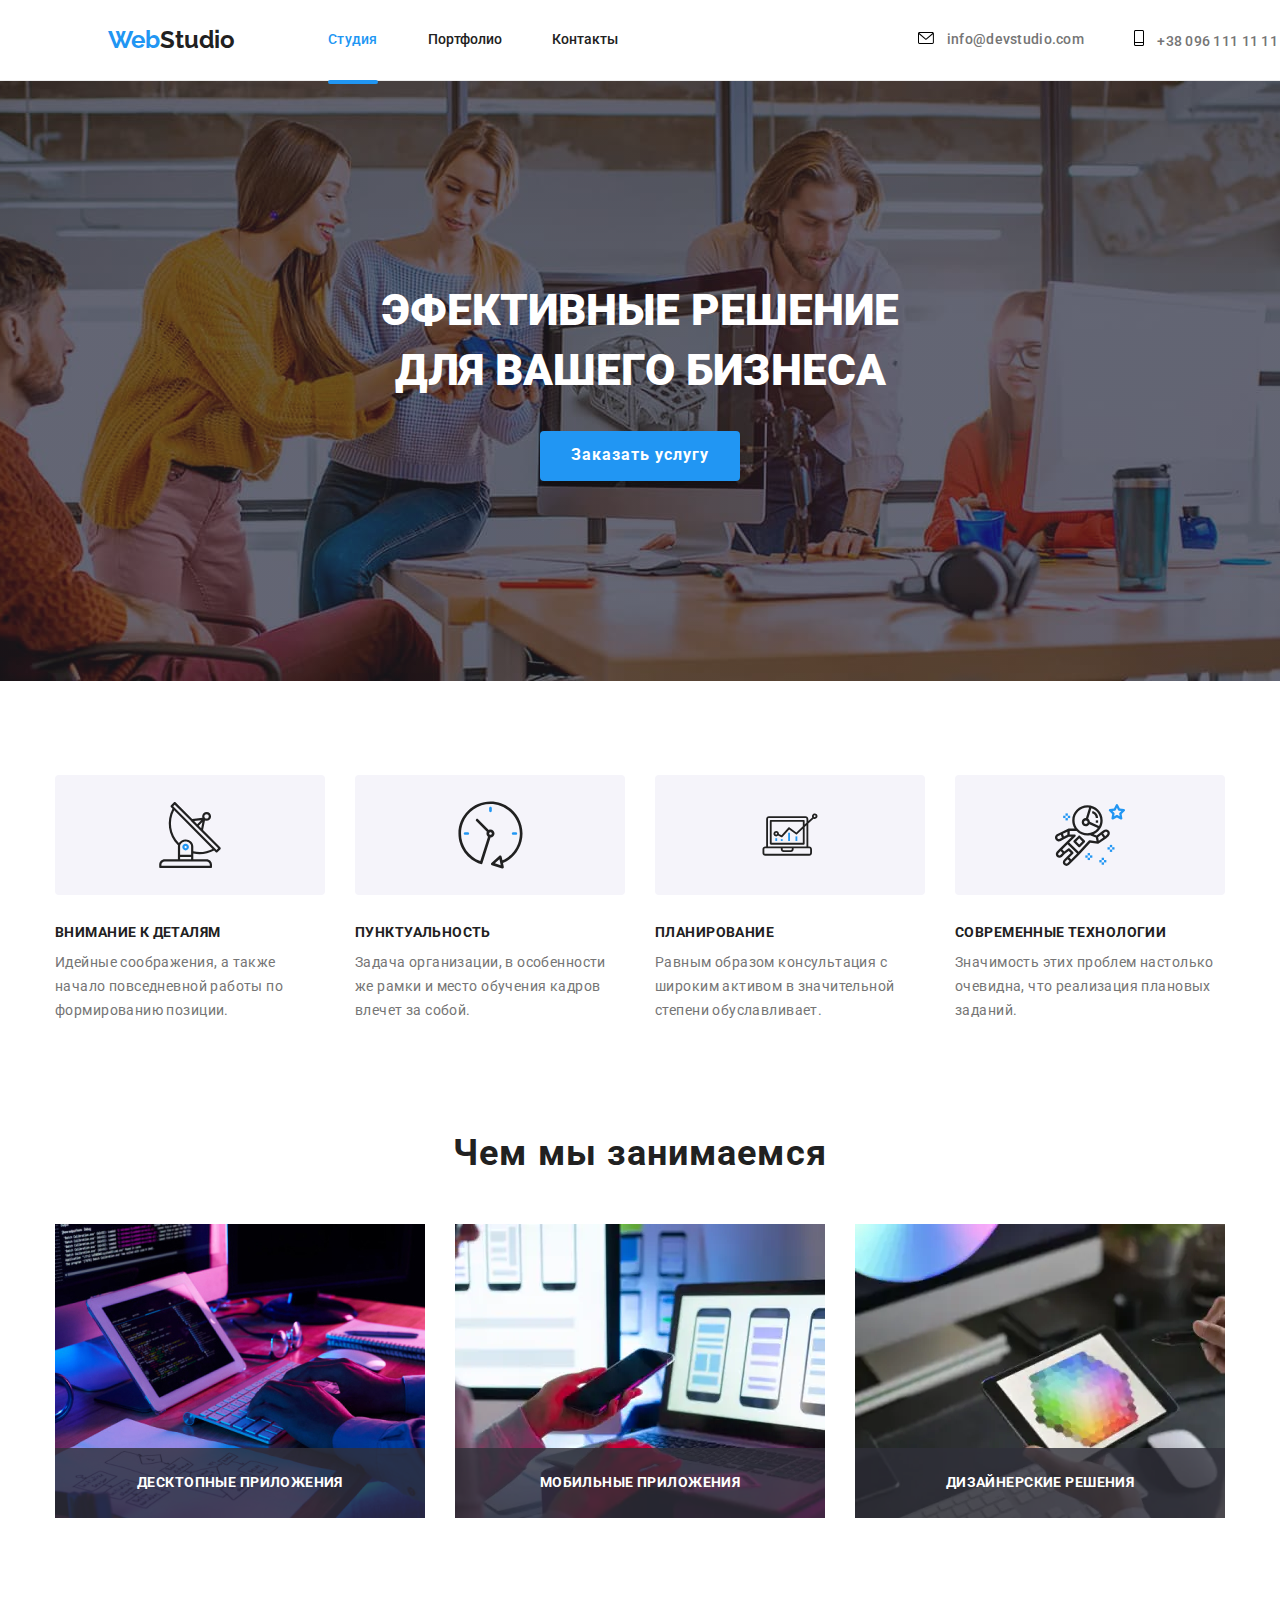
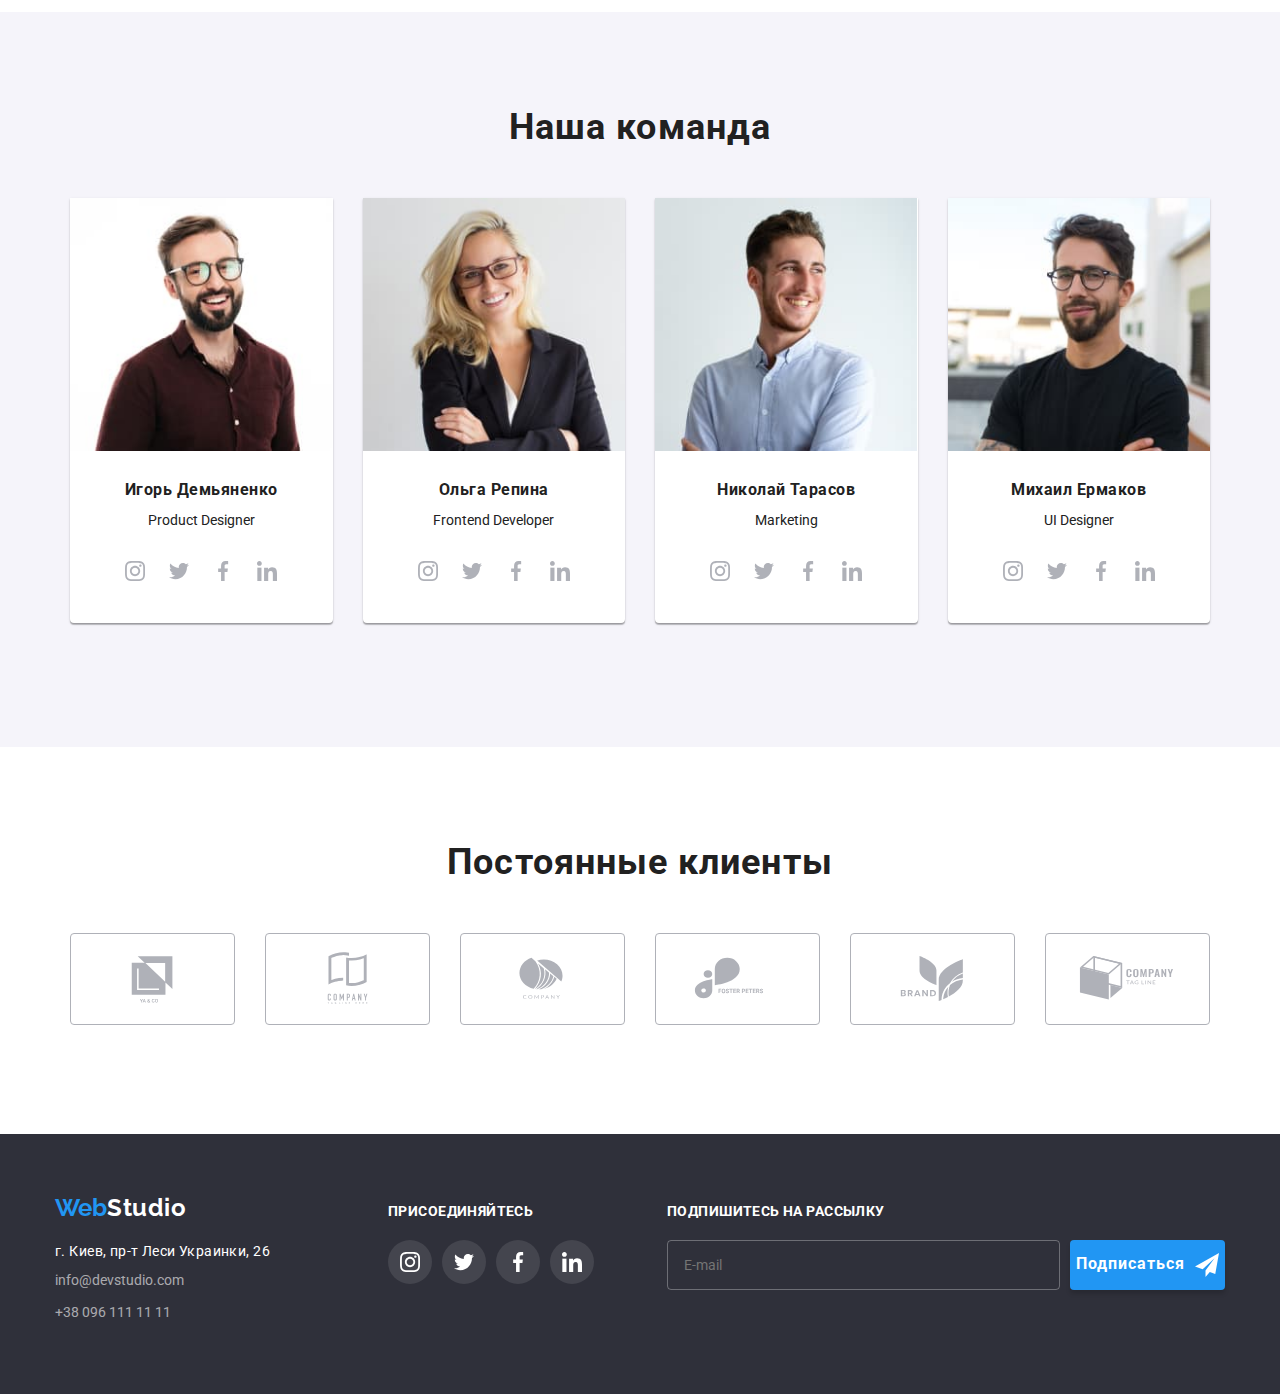
<file: index.html>
<!DOCTYPE html>
<html lang="en">
<head>
    <meta charset="UTF-8">
    <meta http-equiv="X-UA-Compatible" content="IE=edge">
    <meta name="viewport" content="width=device-width, initial-scale=1.0">
    <title>Студия</title>
    <link rel="preconnect" href="https://fonts.gstatic.com">
    <link rel="stylesheet" href="https://fonts.googleapis.com/css2?family=Raleway:wght@700&family=Roboto:wght@400;500;700;900&display=swap">
    <link rel="stylesheet" href="https://cdnjs.cloudflare.com/ajax/libs/modern-normalize/1.0.0/modern-normalize.css">
    <link rel="stylesheet" href="css/main.min.css">
</head>
<body class="page">
    <header class="header">
        <div class="header__container container">
                <nav class="nav">
                    <a class="logo" href="./index.html">Web<span class="logo-studio">Studio</span></a>
                    <ul class="nav__list">
                        <li class="nav__item"> <a class="nav__link-studia line" href="./index.html" >Студия</a></li>
                        <li class="nav__item"><a class="nav__link " href="./portfolio.html">Портфолио</a></li>
                        <li class="nav__item"><a class="nav__link" href="">Контакты</a></li>
                    </ul>
                </nav>
                <ul class="auth">
                    <li class="auth__item">
                        <a class="auth__link" href="info@devstudio.com"> 
                        <svg class="auth__icon" width="16" height="12" style="margin-right: 10px">
                            <use href="./images/icons.svg#icon-envelope"></use>
                        </svg>
                        info@devstudio.com</a></li>
                    <li class="auth__item">
                        <a class="auth__link" href="+38096111111">
                        <svg class="auth__icon" width="10" height="16" style="margin-right: 10px">
                            <use href="./images/icons.svg#icon-Vector-2"></use>
                        </svg>
                        +38 096 111 11 11</a></li>
                </ul>
                <button class="mobile-menu__btn" data-menu-button>
                    <svg class="mobile-menu__icon" width="40" height="40">
                        <use class="mobile-menu__icon-menu" href="./images/icons.svg#icon-menu"></use>
                        <use class="mobile-menu__icon-close" href="./images/icons.svg#icon-close"></use>
                    </svg> 
                </button>
        </div>
        <div class="mobile-menu" data-menu>
            <div>
                <ul class="mobile-menu__list">
                    <li class="mobile-menu__item"> <a class="mobile-menu__link " href="./index.html">Студия</a></li>
                    <li class="mobile-menu__item"><a class="mobile-menu__link " href="./portfolio.html">Портфолио</a></li>
                    <li class="mobile-menu__item"><a class="mobile-menu__link" href="">Контакты</a></li>
                </ul>
                <ul class="mobile-auth">
                    <li class="mobile-auth__item">
                        <a class="mobile-auth__tel" href="+38096111111">
                    
                            +38 096 111 11 11</a>
                    </li>
                    <li class="mobile-auth__item">
                        <a class="mobile-auth__mail" href="info@devstudio.com">
                            
                            info@devstudio.com</a>
                    </li>
                    
                </ul>
                <ul class="menu-social list">
                    <li class="menu-social__item">
                        <a class="menu-social__link" href="">Instagram</a>
                    </li>
                    <li class="menu-social__item">
                        <a class="menu-social__link" href="">Twitter</a>
                    </li>
                    <li class="menu-social__item">
                        <a class="menu-social__link" href="">Facebook</a>
                    </li>
                    <li class="menu-social__item">
                        <a class="menu-social__link" href="">Linkedin</a>
                    </li>
                </ul>
            </div>
            

            

        </div>
    </header>
    <main>
       <section class="herro">
            <div class="container">
                <h1 class="herro-title">ЭФЕКТИВНЫЕ РЕШЕНИЕ <br> ДЛЯ ВАШЕГО БИЗНЕСА</h1>
                <button class="btn" type="button" data-modal-open>Заказать услугу</button>
            </div>
            
        </section>
        <section class="features">
            <div class="container">
                <ul class="features__list list">
                    <li class="features__item">
                        <div class="features-rectangle">
                            <svg  width="66" height="70">
                                <use href="./images/icons.svg#icon-antenna-1"></use>
                            </svg>
                        </div>
                        <h3 class="feature__title title">Внимание к деталям</h3>
                        <p class="features__desc">Идейные соображения, а также начало повседневной работы по формированию позиции.</p>
                    </li>
                    <li class="features__item">
                        <div class="features-rectangle">
                            <svg width="67" height="70">
                                <use href="./images/icons.svg#icon-clock-1"></use>
                            </svg>
                        </div>
                        <h3 class="feature__title title ">Пунктуальность</h3>
                        <p class="features__desc">Задача организации, в особенности же рамки и место обучения кадров влечет за собой.</p>
                    </li>
                    <li class="features__item">
                        <div class="features-rectangle">
                            <svg width="70" height="55">
                                <use href="./images/icons.svg#icon-diagram-1"></use>
                            </svg>
                        </div>
                        <h3 class="feature__title title">Планирование</h3>
                        <p class="features__desc">Равным образом консультация с широким активом в значительной степени обуславливает.</p>
                    </li>
                    <li class="features__item">
                        <div class="features-rectangle">
                            <svg width="70" height="70">
                                <use href="./images/icons.svg#icon-astronaut-1"></use>
                            </svg>
                        </div>
                        <h3 class="feature__title title">Современные технологии</h3>
                        <p class="features__desc">Значимость этих проблем настолько очевидна, что реализация плановых заданий.</p>
                    </li>
                </ul>
            </div>
        </section>
       <section class="our-work">
            <div class="container">
                <h2 class="team__title">Чем мы занимаемся</h2>
                <ul class="our-work__list list">
                    <li class="our-work__item">
                    
                        <div class="our-work__eksempel">
                            <img src="./images/klava.jpg" alt="Руки на клавиатуре" width="370">
                            <div class="our-work__overay">
                                <h3 class="our-work__title title">Десктопные приложения</h3>
                            </div>
                        </div>
                        
                    </li>
                    <li class="our-work__item">

                        <picture>
                            <source srcset="
                                            ./images/service/service-02-370.webp    1x,
                                            ./images/service/service-02-370@2x.webp 2x
                                          " type="image/webp" />
                            <img srcset="
                                            ./images/service/service-02-370.jpg    1x,
                                            ./images/service/service-02-370@2x.jpg 2x
                                          " src="./images/service/service-02-370.jpg" alt="Мобильные приложения" width="370" height="294" />
                        </picture>
                        <div class="our-work__eksempel">
                            <div class="our-work__overay">
                                <h3 class="our-work__title title">Мобильные приложения</h3>
                            </div>
                        </div>
                        
                    </li>
                    <li class="our-work__item">
                        <picture>
                            <source srcset="
                                            ./images/service/service-03-370.webp    1x,
                                            ./images/service/service-03-370@2x.webp 2x
                                          " type="image/webp" />
                            <img srcset="
                                            ./images/service/service-03-370.jpg    1x,
                                            ./images/service/service-03-370@2x.jpg 2x
                                          " src="./images/service/service-03-370.jpg" alt="Дизайнерские решения" width="370" height="294" />
                        </picture>
                        <div class="our-work__eksempel">
                        <div class="our-work__overay">
                            <h3 class="our-work__title title">Дизайнерские решения</h3>
                        </div>
                        </div>
                    </li>
                </ul>
            </div>
        </section>
        <section class="team">
            <div class="container">
                <h2 class="team__title">Наша команда</h2>
                <ul class="team__list">
                    <li class="team__item">
                        <article class="team__card">
                            <picture>
                                <source srcset="
                                                      ./images/team/team-01-450.jpg    1x,
                                                      ./images/team/team-01-450@2x.jpg 2x
                                                    " media="(max-width: 767px)" />
                                
                                <source srcset="
                                                      ./images/team/team-01-270.jpg    1x,
                                                      ./images/team/team-01-270@2x.jpg 2x
                                                    " media="(min-width: 1200px)" />
                                
                                <source srcset=" 
                                                      ./images/team/team-01-354.jpg    1x,
                                                      ./images/team/team-01-354@2x.jpg 2x
                                                    " media="(min-width: 768px)" />

                <img src="./images/team/team-01-450.jpg" alt="Игорь Демьяненко" />
                            </picture>
                            <div class="team__content">
                                <h3 class="team__name">Игорь Демьяненко</h3>
                                <p class="desc">Product Designer</p>
                                <ul class="team__social list">
                                    <li class="team-social__item">
                                        <a class="team-social__link" href="">
                                            <svg class="team-social__icon" width="20" height="20">
                                                <use href="./images/icons.svg#icon-instagram-2"></use>
                                            </svg>
                                        </a>
                                    </li>
                                    <li class="team-social__item">
                                        <a class="team-social__link" href="">
                                            <svg class="team-social__icon" width="20" height="20">
                                                <use href="./images/icons.svg#icon-twitter-1"></use>
                                            </svg>
                                        </a>
                                    </li>
                                    <li class="team-social__item">
                                        <a class="team-social__link" href="">
                                            <svg class="team-social__icon"  width="20" height="20">
                                                <use href="./images/icons.svg#icon-facebook-1"></use>
                                            </svg>
                                        </a>
                                    </li>
                                    <li class="team-social__item">
                                        <a class="team-social__link" href="">
                                            <svg class="team-social__icon" width="20" height="20">
                                                <use href="./images/icons.svg#icon-linkedin-1"></use>
                                            </svg>
                                        </a>
                                    </li>
                                </ul>
                            </div>
                        </article> 
    
                    </li>
                    <li class="team__item">
                        <article class="team__card">
                            <picture>
                                <source srcset="
                                                  ./images/team/team-02-450.jpg    1x,
                                                  ./images/team/team-02-450@2x.jpg 2x
                                                " media="(max-width: 767px)" />
                            
                                <source srcset="
                                                  ./images/team/team-02-270.jpg    1x,
                                                  ./images/team/team-02-270@2x.jpg 2x
                                                " media="(min-width: 1200px)" />
                            
                                <source srcset="
                                                  ./images/team/team-02-354.jpg    1x,
                                                  ./images/team/team-02-354@2x.jpg 2x
                                                " media="(min-width: 768px)" />
                            
                                <img src="./images/team/team-02-450.jpg" alt="Ольга Репина" />
                            </picture>

                            <div class="team__content">
                                <h3 class="team__name">Ольга Репина</h3>
                                <p class="desc">Frontend Developer</p>
                                <ul class="team__social list">
                                    <li class="team-social__item">
                                        <a class="team-social__link" href="">
                                            <svg class="team-social__icon" width="20" height="20">
                                                <use href="./images/icons.svg#icon-instagram-2"></use>
                                            </svg>
                                        </a>
                                    </li>
                                    <li class="team-social__item">
                                        <a class="team-social__link" href="">
                                            <svg class="team-social__icon" width="20" height="20">
                                                <use href="./images/icons.svg#icon-twitter-1"></use>
                                            </svg>
                                        </a>
                                    </li>
                                    <li class="team-social__item">
                                        <a class="team-social__link" href="">
                                            <svg class="team-social__icon" width="20" height="20">
                                                <use href="./images/icons.svg#icon-facebook-1"></use>
                                            </svg>
                                        </a>
                                    </li>
                                    <li class="team-social__item">
                                        <a class="team-social__link" href="">
                                            <svg class="team-social__icon" width="20" height="20">
                                                <use href="./images/icons.svg#icon-linkedin-1"></use>
                                            </svg>
                                        </a>
                                    </li>
                                </ul>
                            </div>
                        </article> 
                    </li>
                    <li class="team__item">
                        <article class="team__card">
                            <picture>
                                <source srcset="
                                                  ./images/team/team-03-450.webp    1x,
                                                  ./images/team/team-03-450@2x.webp 2x
                                                " type="image/webp" media="(max-width: 767px)" />
                            
                                <source srcset="
                                                  ./images/team/team-03-450.jpg    1x,
                                                  ./images/team/team-03-450@2x.jpg 2x
                                                " media="(max-width: 767px)" />
                            
                                <source srcset="
                                                  ./images/team/team-03-270.jpg    1x,
                                                  ./images/team/team-03-270@2x.jpg 2x
                                                " media="(min-width: 1200px)" />
                            
                                <source srcset="
                                                  ./images/team/team-03-354.jpg    1x,
                                                  ./images/team/team-03-354@2x.jpg 2x
                                                " media="(min-width: 768px)" />
                            
                                <img src="./images/team/team-03-450.jpg" alt="Николай Тарасов" />
                            </picture>
                            <div class="team__content">
                                <h3 class="team__name">Николай Тарасов</h3>
                                <p class="desc">Marketing</p>
                                <ul class="team__social list">
                                    <li class="team-social__item">
                                        <a class="team-social__link" href="">
                                            <svg class="team-social__icon" width="20" height="20">
                                                <use href="./images/icons.svg#icon-instagram-2"></use>
                                            </svg>
                                        </a>
                                    </li>
                                    <li class="team-social__item">
                                        <a class="team-social__link" href="">
                                            <svg class="team-social__icon" width="20" height="20">
                                                <use href="./images/icons.svg#icon-twitter-1"></use>
                                            </svg>
                                        </a>
                                    </li>
                                    <li class="team-social__item">
                                        <a class="team-social__link" href="">
                                            <svg class="team-social__icon" width="20" height="20">
                                                <use href="./images/icons.svg#icon-facebook-1"></use>
                                            </svg>
                                        </a>
                                    </li>
                                    <li class="team-social__item">
                                        <a class="team-social__link" href="">
                                            <svg class="team-social__icon" width="20" height="20">
                                                <use href="./images/icons.svg#icon-linkedin-1"></use>
                                            </svg>
                                        </a>
                                    </li>
                                </ul>
                            </div>
                           
                        </article>
                    </li>
                    <li class="team__item">
                        <article class="team__card">
                            <picture>
                                <source srcset="
                                                  ./images/team/team-04-450.webp    1x,
                                                  ./images/team/team-04-450@2x.webp 2x
                                                " type="image/webp" media="(max-width: 767px)" />
                            
                                <source srcset="
                                                  ./images/team/team-04-450.jpg    1x,
                                                  ./images/team/team-04-450@2x.jpg 2x
                                                " media="(max-width: 767px)" />
                            
                                <source srcset="
                                                  ./images/team/team-04-270.jpg    1x,
                                                  ./images/team/team-04-270@2x.jpg 2x
                                                " media="(min-width: 1200px)" />
                            
                                <source srcset="
                                                  ./images/team/team-04-354.jpg    1x,
                                                  ./images/team/team-04-354@2x.jpg 2x
                                                " media="(min-width: 768px)" />
                            
                                <img src="./images/team/team-04-450.jpg" alt="Михаил Ермаков" />
                            </picture>
                            <div class="team__content">
                                <h3 class="team__name">Михаил Ермаков</h3>
                                <p class="desc">UI Designer</p>
                                <ul class="team__social list">
                                    <li class="team-social__item">
                                        <a class="team-social__link" href="">
                                            <svg class="team-social__icon" width="20" height="20">
                                                <use href="./images/icons.svg#icon-instagram-2"></use>
                                            </svg>
                                        </a>
                                    </li>
                                    <li class="team-social__item">
                                        <a class="team-social__link" href="">
                                            <svg class="team-social__icon" width="20" height="20">
                                                <use href="./images/icons.svg#icon-twitter-1"></use>
                                            </svg>
                                        </a>
                                    </li>
                                    <li class="team-social__item">
                                        <a class="team-social__link" href="">
                                            <svg class="team-social__icon" width="20" height="20">
                                                <use href="./images/icons.svg#icon-facebook-1"></use>
                                            </svg>
                                        </a>
                                    </li>
                                    <li class="team-social__item">
                                        <a class="team-social__link" href="">
                                            <svg class="team-social__icon" width="20" height="20">
                                                <use href="./images/icons.svg#icon-linkedin-1"></use>
                                            </svg>
                                        </a>
                                    </li>
                                </ul>
                            </div>
                        </article>
                    </li>
                </ul>
            </div>
        </section>
        <section class="our-clients">
            <div class="container">
                <h2 class="our-clients__title">Постоянные клиенты</h2>
                <ul class="our-clients__list list " >
                    <li class="our-clients_item">
                        <a class="our-clients__link" href="">
                            <svg class="our-clients__icon" width="106" height="60">
                                <use href="./images/icons.svg#icon-Logo-4"></use>
                            </svg>
                        </a>
                    </li>
                    <li class="our-clients_item">
                        <a class="our-clients__link" href="">
                            <svg class="our-clients__icon" width="106" height="60">
                                <use href="./images/icons.svg#icon-Logo-1-1"></use>
                            </svg>
                        </a>
                    </li> 
                    <li class="our-clients_item">
                        <a class="our-clients__link" href="">
                            <svg class="our-clients__icon"  width="106" height="60">
                                <use href="./images/icons.svg#icon-Logo-5-1"></use>
                            </svg>
                        </a>
                    </li>
                    <li class="our-clients_item">
                        <a class="our-clients__link" href="">
                            <svg class="our-clients__icon" width="106" height="60">
                                <use href="./images/icons.svg#icon-Logo-2-1"></use>
                            </svg>
                        </a>
                    </li>
                    <li class="our-clients_item">
                        <a class="our-clients__link" href="">
                            <svg class="our-clients__icon" width="106" height="60">
                                <use href="./images/icons.svg#icon-Logo-7"></use>
                            </svg>
                        </a>
                    </li>
                    <li class="our-clients_item">
                        <a class="our-clients__link" href="">
                            <svg class="our-clients__icon" width="106" height="60">
                                <use href="./images/icons.svg#icon-Logo-6-1"></use>
                            </svg>
                        </a>
                    </li>
                </ul>
            </div>
        </section>
 </main>
    <footer class="footer">
        <div class="container footer-container">
            <div class="post">
                <a class="logo" href="./index.html">Web<span class="logo-studio-footer">Studio</span></a>
                <address class="footer-address">г. Киев, пр-т Леси Украинки, 26</address>
                <ul class="footer-contakts__item">
                    <li class="footer-contakts__title"><a class="footer-contakts" href="info@devstudio.com">info@devstudio.com</a></li>
                    <li class="footer-contakts__title"><a class="footer-contakts" href="+380961111111">+38 096 111 11 11</a></li>
                </ul>
            </div>
            <div class="footer-social">
                <h3 class="footer-social__title">присоединяйтесь</h3>
                <ul class="footer-social__list list">
                    <li class="footer-social__item">
                        <a class="footer-social__link" href="">
                            <svg class="footer-social__icon"  width="20" height="20">
                                <use href="./images/icons.svg#icon-instagram-2"></use>
                            </svg>
                        </a>
                    </li>
                    <li class="footer-social__item">
                        <a class="footer-social__link" href="">
                            <svg class="footer-social__icon"  width="20" height="20">
                                <use href="./images/icons.svg#icon-twitter-1"></use>
                            </svg>
                        </a>
                    </li>
                    <li class="footer-social__item">
                        <a class="footer-social__link" href="">
                            <svg class="footer-social__icon"  width="20" height="20">
                                <use href="./images/icons.svg#icon-facebook-1"></use>
                            </svg>
                        </a>
                    </li>
                    <li class="footer-social__item">
                        <a class="footer-social__link" href="">
                            <svg class="footer-social__icon"  width="20" height="20">
                                <use href="./images/icons.svg#icon-linkedin-1"></use>
                            </svg>
                        </a>
                    </li>
                </ul>
            </div>
            <div class="footer-subscribtion">
            <h3 class="footer-social__title">Подпишитесь на рассылку</h3>
            <form class="footer-social__form">
                <label class="user-subscribtion" >
                    <input class="subscribtion-input" type="email" name="footer-useremail" placeholder="E-mail">
                    
                </label>
                <button class="btn footer-btn" type="submit">Подписаться
                    <svg width="24" height="24" style="margin-left: 10px;">
                        <use href="./images/icons.svg#icon-icon-send-1"></use>
                    </svg>
                </button>
            </form>
            </div>
        </div>
    </footer>
    
    <div  class="backdrop is-hidden" data-modal>
        <div class="modal">
            <button class="btn-close" data-modal-close>
                <svg width="18" height="18">
                    <use href="./images/icons.svg#icon-close"></use>
                </svg>
            </button>
            <form action="" class="madal-container">
                <h2 class="modal-title">Оставьте свои данные, мы вам перезвоним</h2>
                <label class="form-field">
                   <span class="modal-desc">Имя</span> 
                    <input class="modal-input" type="text" name="username" />
                    <svg class="modal-icons" width="18" height="18">
                        <use href="./images/icons.svg#icon-person-black-18dp-1"></use>
                    </svg>
                </label>
                <label class="form-field">
                    <span class="modal-desc">Телефон</span> 
                    <input class="modal-input" type="tel" name="usertel">
                    <svg class="modal-icons" width="18" height="18">
                        <use href="./images/icons.svg#icon-phone-black-18dp-1"></use>
                    </svg>
                </label>
                <label for="email" class="form-field useremail">
                    <span class="modal-desc">Почта</span> 
                    <span c>
                        <input class="modal-input" type="email" name="useremail">
                        <svg class="modal-icons" width="18" height="18">
                            <use href="./images/icons.svg#icon-email-black-18dp-1"></use>
                        </svg>
                    </span>
                    
                </label>
                <label class="form-field feedback">
                    <span class="modal-desc">Комментарий</span> 
                    <textarea  name="feedback" class="feedback-textarea" rows="5" placeholder="Введите текст"></textarea>
                </label>
                <input type="checkbox" name="user-checkbox" class="checkbox visually-hidden" id="checkbox" />
                <label class="checkbox-label" for="checkbox">
                    Соглашаюсь с рассылкой и принимаю 
                    <a href="#" class="checkbox-link"> Условия договора</a></label>
                 <button class="btn btn-footer" type="submit">Отправить</button>
            </form>
        </div>
    </div>

    
    <script src="./js/modal.js"></script>
    <script src="js/mobile.js"></script>
</body>
</html>
</file>
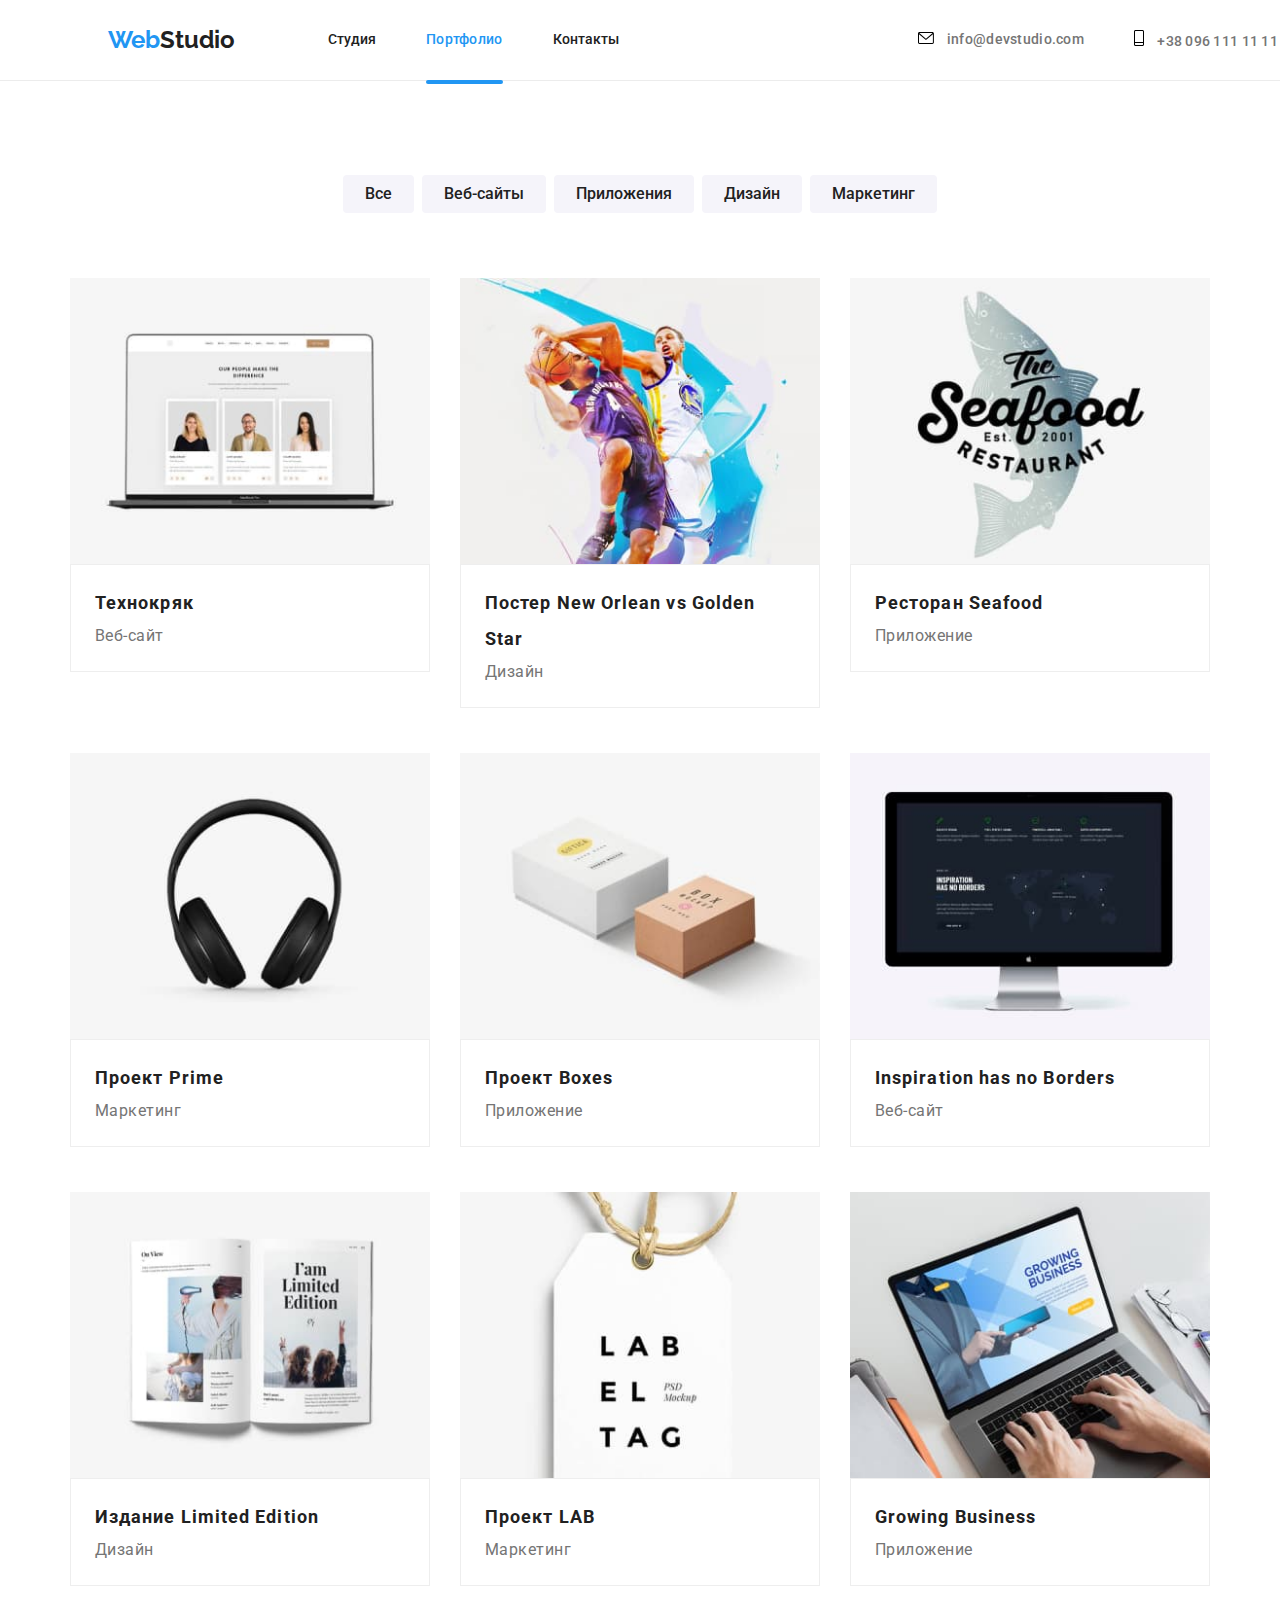
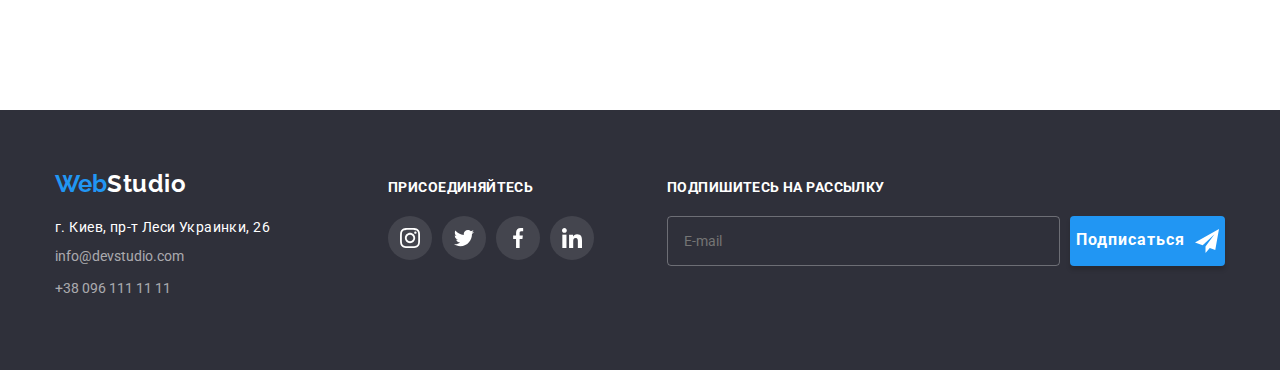
<file: portfolio.html>
<!DOCTYPE html>
<html lang="en">
<head>
    <meta charset="UTF-8">
    <meta http-equiv="X-UA-Compatible" content="IE=edge">
    <meta name="viewport" content="width=device-width, initial-scale=1.0">
    <title>Document</title>
    <link rel="preconnect" href="https://fonts.gstatic.com">
    <link rel="stylesheet" href="https://fonts.googleapis.com/css2?family=Raleway:wght@700&family=Roboto:wght@400;500;700;900&display=swap">
    <link rel="stylesheet" href="https://cdnjs.cloudflare.com/ajax/libs/modern-normalize/1.0.0/modern-normalize.css">
    <link rel="stylesheet" href="css/main.min.css">
</head>
<body class="page">
    <header class="header">
        <div class="header__container container">
                <nav class="nav">
                    <a class="logo" href="./index.html">Web<span class="logo-studio">Studio</span></a>
                    <ul class="nav__list list">
                        <li  class="nav__item"> <a class="nav__link" href="./index.html">Студия</a></li>
                        <li  class="nav__item"><a class="nav__link-studia line" href="./portfolio.html">Портфолио
                         </a></li>
                        <li  class="nav__item"><a class="nav__link" href="">Контакты</a></li>
                    </ul>
                </nav>
                <ul class="auth">
                    <li class="auth__item">
                        <a class="auth__link" href="info@devstudio.com">
                            <svg class="auth__icon" width="16" height="12" style="margin-right: 10px">
                                <use href="./images/icons.svg#icon-envelope"></use>
                            </svg>
                            info@devstudio.com</a></li>
                    <li class="auth__item">
                        <a class="auth__link" href="+38096111111">
                        <svg class="auth__icon" width="10" height="16" style="margin-right: 10px">
                            <use href="./images/icons.svg#icon-Vector-2"></use>
                        </svg>
                        +38 096 111 11 11</a></li>
                </ul>
                <button class="mobile-menu__btn" data-menu-button>
                    <svg class="mobile-menu__icon" width="40" height="40">
                        <use class="mobile-menu__icon-menu" href="./images/icons.svg#icon-menu"></use>
                        <use class="mobile-menu__icon-close" href="./images/icons.svg#icon-close"></use>
                    </svg>
                </button>
        </div>
        <div class="mobile-menu" data-menu>
            <div class="container">
                <ul class="nav__list">
                    <li class="mobile-menu__item"> <a class="mobile-menu__link " href="./index.html">Студия</a></li>
                    <li class="mobile-menu__item"><a class="mobile-menu__link " href="./portfolio.html">Портфолио</a></li>
                    <li class="mobile-menu__item"><a class="mobile-menu__link" href="">Контакты</a></li>
                </ul>
                <ul class="mobile-auth">
                    <li class="mobile-auth__item">
                        <a class="mobile-auth__tel" href="+38096111111">
        
                            +38 096 111 11 11</a>
                    </li>
                    <li class="mobile-auth__item">
                        <a class="mobile-auth__mail" href="info@devstudio.com">
        
                            info@devstudio.com</a>
                    </li>
        
                </ul>
                <ul class="menu-social list">
                    <li class="menu-social__item">
                        <a class="menu-social__link" href="">Instagram</a>
                    </li>
                    <li class="menu-social__item">
                        <a class="menu-social__link" href="">Twitter</a>
                    </li>
                    <li class="menu-social__item">
                        <a class="menu-social__link" href="">Facebook</a>
                    </li>
                    <li class="menu-social__item">
                        <a class="menu-social__link" href="">Linkedin</a>
                    </li>
                </ul>
        
            </div>
            </div>
    </header>
    <main>
        <section class="our-services">
            <div class="container">
                <div class="project-button">
                    <h1 class="visually-hidden our-services-title">Наши услуги</h1>
                    <ul class="project-button__list list">
                        <li class="project-button__item"><button class="our-services__button">Все</button></li>
                        <li class="project-button__item"><button class="our-services__button">Веб-сайты</button></li>
                        <li class="project-button__item"><button class="our-services__button">Приложения</button></li>
                        <li class="project-button__item"><button class="our-services__button">Дизайн</button></li>
                        <li class="project-button__item"><button class="our-services__button">Маркетинг</button></li>
                    </ul>
                </div>
                
                <h2 class="visually-hidden">Наши проэкты</h2>
                <ul class="portfolio">
                    <li class="portfolio__item">
                        <article class="portfolio__article">
                             <div class="portfolio__img">

                            <picture>
                                
                                <source srcset="
                                                  ./images/portfolio/portfolio-01-450.jpg    1x,
                                                  ./images/portfolio/portfolio-01-450@2x.jpg 2x
                                                " media="(max-width: 767px)" />
                            
                                <source srcset="
                                                  ./images/portfolio/portfolio-01-370.jpg    1x,
                                                  ./images/portfolio/portfolio-01-370@2x.jpg 2x
                                                " media="(min-width: 1200px)" />
                            
                                <source srcset="
                                                  ./images/portfolio/portfolio-01-354.jpg    1x,
                                                  ./images/portfolio/portfolio-01-354@2x.jpg 2x
                                                " media="(min-width: 768px)" />
                            
                                <img src="./images/portfolio/portfolio-01-450.jpg" alt="Технокряк" />
                            </picture>

                             <div class="portfolio__overlay">
                                 <p class="portfolio__descr">Технокряк это современная площадка распространения коронавируса. Компании используют эту платформу для цифрового
                                шпионажа и атак на защищённые сервера конкурентов.</p>
                             </div>
                            </div>
                            <div class="portfolio__content">
                                <h3 class="portfolio__name">Технокряк</h3>
                                <p class="portfolio__type">Веб-сайт</p>
                            </div>
                        </article>
                    </li>
                    <li class="portfolio__item">
                        <article class="portfolio__article">
                            <div class="portfolio__img">

                            <picture>
                                
                                <source srcset="
                                                  ./images/portfolio/portfolio-02-450.jpg    1x,
                                                  ./images/portfolio/portfolio-02-450@2x.jpg 2x
                                                " media="(max-width: 767px)" />
                            
                                <source srcset="
                                                  ./images/portfolio/portfolio-02-370.jpg    1x,
                                                  ./images/portfolio/portfolio-02-370@2x.jpg 2x
                                                " media="(min-width: 1200px)" />
                            
                                <source srcset="
                                                  ./images/portfolio/portfolio-02-354.jpg    1x,
                                                  ./images/portfolio/portfolio-02-354@2x.jpg 2x
                                                " media="(min-width: 768px)" />
                            
                                <img src="./images/portfolio/portfolio-02-450.jpg" alt="Постер New Orlean vs Golden Star" />
                            </picture>
                            <div class="portfolio__overlay">
                                <p class="portfolio__descr">Технокряк это современная площадка распространения коронавируса. Компании используют эту
                                    платформу для цифрового
                                    шпионажа и атак на защищённые сервера конкурентов.</p>
                            </div>
                            </div>
                            <div class="portfolio__content">
                                <h3 class="portfolio__name">Постер New Orlean vs Golden Star</h3>
                                <p class="portfolio__type">Дизайн</p>
                            </div>
                        </article>
                    </li>
                    <li class="portfolio__item">
                        <article class="portfolio__article">

                            <div class="portfolio__img">
                                <picture>
                                     <source srcset="
                                                      ./images/portfolio/portfolio-03-450.jpg    1x,
                                                      ./images/portfolio/portfolio-03-450@2x.jpg 2x
                                                    " media="(max-width: 767px)" />
                                
                                    <source srcset="
                                                      ./images/portfolio/portfolio-03-370.jpg    1x,
                                                      ./images/portfolio/portfolio-03-370@2x.jpg 2x
                                                    " media="(min-width: 1200px)" />
                                
                                    <source srcset="
                                                      ./images/portfolio/portfolio-03-354.jpg    1x,
                                                      ./images/portfolio/portfolio-03-354@2x.jpg 2x
                                                    " media="(min-width: 768px)" />
                                
                                    <img src="./images/portfolio/portfolio-03-450.jpg" alt="Ресторан Seafood" />
                                </picture>
                            <div class="portfolio__overlay">
                                <p class="portfolio__descr">Технокряк это современная площадка распространения коронавируса. Компании используют эту
                                    платформу для цифрового
                                    шпионажа и атак на защищённые сервера конкурентов.</p>
                            </div>
                            </div>
                            <div class="portfolio__content">
                                <h3 class="portfolio__name">Ресторан Seafood</h3>
                                <p class="portfolio__type">Приложение</p>
                            </div>
                             </article>
                     </li>
                    <li class="portfolio__item">
                        <article class="portfolio__article">
                            <div class="portfolio__img">
                                <picture>
                                   
                                    <source srcset="
                                                      ./images/portfolio/portfolio-04-450.jpg    1x,
                                                      ./images/portfolio/portfolio-04-450@2x.jpg 2x
                                                    " media="(max-width: 767px)" />
                                
                                    <source srcset="
                                                      ./images/portfolio/portfolio-04-370.jpg    1x,
                                                      ./images/portfolio/portfolio-04-370@2x.jpg 2x
                                                    " media="(min-width: 1200px)" />
                                
                                    <source srcset="
                                                      ./images/portfolio/portfolio-04-354.jpg    1x,
                                                      ./images/portfolio/portfolio-04-354@2x.jpg 2x
                                                    " media="(min-width: 768px)" />
                                
                                    <img src="./images/portfolio/portfolio-04-450.jpg" alt="Проект Prime" />
                                </picture>

                            <div class="portfolio__overlay">
                                <p class="portfolio__descr">Технокряк это современная площадка распространения коронавируса. Компании используют эту
                                    платформу для цифрового
                                    шпионажа и атак на защищённые сервера конкурентов.</p>
                            </div>
                            </div>
                            <div class="portfolio__content">
                                <h3 class="portfolio__name">Проект Prime</h3>
                                <p class="portfolio__type">Маркетинг</p>
                            </div>
                             </article>
                         </li>
                    <li class="portfolio__item">
                        <article class="portfolio__article">
                            <div class="portfolio__img">
                                <picture>
                                    
                                    <source srcset="
                                                      ./images/portfolio/portfolio-05-450.jpg    1x,
                                                      ./images/portfolio/portfolio-05-450@2x.jpg 2x
                                                    " media="(max-width: 767px)" />
                                
                                    <source srcset="
                                                      ./images/portfolio/portfolio-05-370.jpg    1x,
                                                      ./images/portfolio/portfolio-05-370@2x.jpg 2x
                                                    " media="(min-width: 1200px)" />
                                
                                    <source srcset="
                                                      ./images/portfolio/portfolio-05-354.jpg    1x,
                                                      ./images/portfolio/portfolio-05-354@2x.jpg 2x
                                                    " media="(min-width: 768px)" />
                                
                                    <img src="./images/portfolio/portfolio-05-450.jpg" alt="Проект Boxes" />
                                </picture>

                                <div class="portfolio__overlay">
                                    <p class="portfolio__descr">Технокряк это современная площадка распространения коронавируса. Компании используют эту
                                        платформу для цифрового
                                        шпионажа и атак на защищённые сервера конкурентов.</p>
                                </div>
                            </div>
                            <div class="portfolio__content">
                                <h3 class="portfolio__name">Проект Boxes</h3>
                                <p class="portfolio__type">Приложение</p>
                             </div>
                        </article> 
                     </li>
                    <li class="portfolio__item">
                        <article class="portfolio__article">
                            <div class="portfolio__img">
                                <picture>
                                    <source srcset="
                                                      ./images/portfolio/portfolio-06-450.webp    1x,
                                                      ./images/portfolio/portfolio-06-450@2x.webp 2x
                                                    " type="image/webp" media="(max-width: 767px)" />
                                
                                    <source srcset="
                                                      ./images/portfolio/portfolio-06-450.jpg    1x,
                                                      ./images/portfolio/portfolio-06-450@2x.jpg 2x
                                                    " media="(max-width: 767px)" />
                                
                                    <source srcset="
                                                      ./images/portfolio/portfolio-06-370.jpg    1x,
                                                      ./images/portfolio/portfolio-06-370@2x.jpg 2x
                                                    " media="(min-width: 1200px)" />
                                
                                    <source srcset="
                                                      ./images/portfolio/portfolio-06-354.jpg    1x,
                                                      ./images/portfolio/portfolio-06-354@2x.jpg 2x
                                                    " media="(min-width: 768px)" />
                                
                                    <img src="./images/portfolio/portfolio-06-450.jpg" alt="Inspiration has no Borders" />
                                </picture>
                            <div class="portfolio__overlay">
                                <p class="portfolio__descr">Технокряк это современная площадка распространения коронавируса. Компании используют эту
                                    платформу для цифрового
                                    шпионажа и атак на защищённые сервера конкурентов.</p>
                            </div>
                            </div>
                            <div  class="portfolio__content">
                                <h3 class="portfolio__name">Inspiration has no Borders</h3>
                                <p class="portfolio__type">Веб-сайт</p>
                            </div>
                         </article>
                     </li>
                    <li class="portfolio__item">
                        <article class="portfolio__article">
                            <div class="portfolio__img">
                                <picture>
                                     <source srcset="
                                                      ./images/portfolio/portfolio-07-450.jpg    1x,
                                                      ./images/portfolio/portfolio-07-450@2x.jpg 2x
                                                    " media="(max-width: 767px)" />
                                
                                    <source srcset="
                                                      ./images/portfolio/portfolio-07-370.jpg    1x,
                                                      ./images/portfolio/portfolio-07-370@2x.jpg 2x
                                                    " media="(min-width: 1200px)" />
                                
                                    <source srcset="
                                                      ./images/portfolio/portfolio-07-354.jpg    1x,
                                                      ./images/portfolio/portfolio-07-354@2x.jpg 2x
                                                    " media="(min-width: 768px)" />
                                
                                    <img src="./images/portfolio/portfolio-07-450.jpg" alt="Издание Limited Edition" />
                                </picture>
                            <div class="portfolio__overlay">
                                <p class="portfolio__descr">Технокряк это современная площадка распространения коронавируса. Компании используют эту
                                    платформу для цифрового
                                    шпионажа и атак на защищённые сервера конкурентов.</p>
                            </div>
                            </div>
                            <div class="portfolio__content">
                                <h3 class="portfolio__name">Издание Limited Edition</h3>
                                <p class="portfolio__type">Дизайн</p>
                            </div>
                              </article>
                        </li>
                    <li class="portfolio__item">
                        <article class="portfolio__article">
                            <div class="portfolio__img">
                                <picture>
                                      <source srcset="
                                                      ./images/portfolio/portfolio-08-450.jpg    1x,
                                                      ./images/portfolio/portfolio-08-450@2x.jpg 2x
                                                    " media="(max-width: 767px)" />
                                
                                    <source srcset="
                                                      ./images/portfolio/portfolio-08-370.jpg    1x,
                                                      ./images/portfolio/portfolio-08-370@2x.jpg 2x
                                                    " media="(min-width: 1200px)" />
                                
                                    <source srcset="
                                                      ./images/portfolio/portfolio-08-354.jpg    1x,
                                                      ./images/portfolio/portfolio-08-354@2x.jpg 2x
                                                    " media="(min-width: 768px)" />
                                
                                    <img src="./images/portfolio/portfolio-08-450.jpg" alt="Проект LAB" />
                                </picture>
                            <div class="portfolio__overlay">
                                <p class="portfolio__descr">Технокряк это современная площадка распространения коронавируса. Компании используют эту
                                    платформу для цифрового
                                    шпионажа и атак на защищённые сервера конкурентов.</p>
                            </div>
                            </div>
                            <div class="portfolio__content">
                            <h3 class="portfolio__name">Проект LAB</h3>
                            <p class="portfolio__type">Маркетинг</p>
                       </div>
                             </article>
                          </li>
                    <li class="portfolio__item">
                        <article class="portfolio__article">
                            <div class="portfolio__img">
                                <picture>
                                    
                                    <source srcset="
                                                      ./images/portfolio/portfolio-09-450.jpg    1x,
                                                      ./images/portfolio/portfolio-09-450@2x.jpg 2x
                                                    " media="(max-width: 767px)" />
                                
                                    <source srcset="
                                                      ./images/portfolio/portfolio-09-370.jpg    1x,
                                                      ./images/portfolio/portfolio-09-370@2x.jpg 2x
                                                    " media="(min-width: 1200px)" />
                                
                                    <source srcset="
                                                      ./images/portfolio/portfolio-09-354.jpg    1x,
                                                      ./images/portfolio/portfolio-09-354@2x.jpg 2x
                                                    " media="(min-width: 768px)" />
                                
                                    <img src="./images/portfolio/portfolio-09-450.jpg" alt="Growing Business" />
                                </picture>
                            <div class="portfolio__overlay">
                                <p class="portfolio__descr">Технокряк это современная площадка распространения коронавируса. Компании используют эту
                                    платформу для цифрового
                                    шпионажа и атак на защищённые сервера конкурентов.</p>
                            </div>
                            </div>
                            <div class="portfolio__content">
                                <h3 class="portfolio__name">Growing Business</h3>
                                <p class="portfolio__type">Приложение</p>
                            </div>
                            </article>
                       </li>
                
                </ul>
            </div>
            


        </section>



    </main>
    <footer class="footer">
        <div class="container footer-container">
            <div class="post">
                <a class="logo" href="./index.html">Web<span class="logo-studio-footer">Studio</span></a>
                <address class="footer-address">г. Киев, пр-т Леси Украинки, 26</address>
                <ul class="footer-contakts__item">
                    <li class="footer-contakts__title"><a class="footer-contakts"
                            href="info@devstudio.com">info@devstudio.com</a></li>
                    <li class="footer-contakts__title"><a class="footer-contakts" href="+380961111111">+38 096 111 11 11</a></li>
                </ul>
            </div>
            <div class="footer-social">
                <h3 class="footer-social__title">присоединяйтесь</h3>
                <ul class="footer-social__list list">
                    <li class="footer-social__item">
                        <a class="footer-social__link" href="">
                            <svg class="footer-social__icon" width="20" hight="20">
                                <use href="./images/icons.svg#icon-instagram-2"></use>
                            </svg>
                        </a>
                    </li>
                    <li class="footer-social__item">
                        <a class="footer-social__link" href="">
                            <svg class="footer-social__icon" width="20" hight="20">
                                <use href="./images/icons.svg#icon-twitter-1"></use>
                            </svg>
                        </a>
                    </li>
                    <li class="footer-social__item">
                        <a class="footer-social__link" href="">
                            <svg class="footer-social__icon" width="20" hight="20">
                                <use href="./images/icons.svg#icon-facebook-1"></use>
                            </svg>
                        </a>
                    </li>
                    <li class="footer-social__item">
                        <a class="footer-social__link" href="">
                            <svg class="footer-social__icon" width="20" hight="20">
                                <use href="./images/icons.svg#icon-linkedin-1"></use>
                            </svg>
                        </a>
                    </li>
                </ul>
            </div>
            <div class="footer-subscribtion">
                <h3 class="footer-social__title">Подпишитесь на рассылку</h3>
                <form class="footer-social__form">
                    <label class="user-subscribtion">
                        <input class="subscribtion-input" type="email" name="footer-useremail" placeholder="E-mail">
                        
                    </label>
                    <button class="btn footer-btn" type="submit">Подписаться
                        <svg width="24" height="24" style="margin-left: 10px;">
                            <use href="./images/icons.svg#icon-icon-send-1"></use>
                        </svg>
                    </button>
                </form>
            </div>
        </div>
    </footer>
    <script src="./js/modal.js"></script>
    <script src="js/mobile.js"></script>
</body>
</html>
</file>
<file: css/main.min.css>
.visually-hidden{position:absolute !important;clip:rect(1px 1px 1px 1px);clip:rect(1px, 1px, 1px, 1px);padding:0 !important;border:0 !important;height:1px !important;width:1px !important;overflow:hidden}ul{list-style:none;margin:0;padding:0}a{text-decoration:none}html{box-sizing:border-box}img{display:block;max-width:100%;height:auto}p{margin:0;padding:0}h3{max-width:100%;margin-top:0;margin-bottom:0%}*,*::before,*::after{box-sizing:inherit}.page{background-color:#fff;font-family:"Roboto",sans-serif;color:#212121;font-style:normal;font-weight:normal;font-size:14px;line-height:1.7}.list{padding:0;margin:0;list-style:none}.title{margin-top:0;margin-bottom:0}.title{font-size:14px;font-weight:bold;line-height:1.14;letter-spacing:0.03em;text-transform:uppercase;color:#212121;margin-bottom:10px}.header{margin-left:0;border-bottom:1px solid #ececec}.line{position:relative;color:#2196f3}.line::after{content:"";margin-top:32px;padding:-1px;position:absolute;display:block;width:100%;height:4px;border-radius:2px;background-color:#2196f3}.logo{font-family:"Raleway", sans-serif;font-weight:bold;font-size:24px;line-height:1.2;color:#2196f3}.logo-studio{color:#212121}.container{width:100%;margin:0 auto;padding:0 15px}@media screen and (min-width: 480px){.container{max-width:480px}}@media screen and (min-width: 768px){.container{max-width:768px}}@media screen and (min-width: 1200px){.container{max-width:1200px}}.header__container{display:flex;align-items:center;justify-content:space-between}@media screen and (min-width: 760px){.header__container{display:flex}}@media screen and (min-width: 1200px){.header__container{display:flex;background:#fff;margin-left:93px;margin-right:93px}}.nav{display:flex;align-items:center}.nav .nav__list{display:none}@media screen and (min-width: 768px){.nav .nav__list{display:inline-flex;display:flex;margin-left:93px}}.nav .nav__item:not(:last-child){margin-right:50px}.auht__link,.auht__tel{fill:currentColor}.nav__link{font-weight:500;line-height:1.14;color:#212121;padding-top:32px;padding-bottom:32px;display:block;transition:250ms cubic-bezier(0.4, 0, 0.2, 1)}.nav .nav__link:hover,.nav .nav__link:focus{color:#2196f3}.nav__link-studia{font-weight:500;line-height:1.14;letter-spacing:0.02em;color:#2196f3;padding-top:32px;padding-bottom:32px;display:block;transition:background-color 250ms cubic-bezier(0.4, 0, 0.2, 1),color 250ms cubic-bezier(0.4, 0, 0.2, 1)}.auth{display:none}@media screen and (min-width: 768px){.auth{display:inline-flex;display:block}}@media screen and (min-width: 1200px){.auth{display:flex;align-items:center}}@media screen and (max-width: 1119px){.auth__item:not(:last-child){margin-bottom:10px}}@media screen and (min-width: 1200px){.auth__item:not(:last-child){margin-right:50px}}.auth__link{display:none;font-weight:500;line-height:1.14;letter-spacing:0.02em;color:#757575;display:block;transition:background-color 250ms cubic-bezier(0.4, 0, 0.2, 1),color 250ms cubic-bezier(0.4, 0, 0.2, 1)}.auth__link:hover,.auth__link:focus{color:#2196f3;fill:#2196f3}.auth__link:hover .auth__icon,.auth__link:focus .auth__icon{fill:#2196f3}.auht__item:not(:last-child){margin-right:10px}.herro{max-width:1600px;height:600px;margin-left:auto;margin-right:auto;background-image:linear-gradient(rgba(47,48,58,0.4), rgba(47,48,58,0.4)),url(../images/herro.jpg);background-repeat:no-repeat;background-position:center;background-size:cover;background-color:#2f303a;text-align:center;padding-top:200px;padding-bottom:200px}@media screen and (max-width: 1119px){.herro{padding-top:118px;padding-bottom:118px}}.herro-title{font-family:"Roboto",sans-serif;margin-top:0;font-weight:900;font-size:44px;line-height:1.36;color:#fff;margin-bottom:30px}@media screen and (max-width: 1119px){.herro-title{font-size:26px}}.btn{letter-spacing:0.06em;line-height:1.81;font-size:16px;font-weight:700;background:#2196f3;box-shadow:0px 4px 4px rgba(0,0,0,0.15);border-radius:4px;color:#fff;cursor:pointer;width:145px;height:38px;left:712px;top:174px;width:200px;height:50px;left:700px;top:430px;border-style:none;transition:background-color 250ms cubic-bezier(0.4, 0, 0.2, 1),color 250ms cubic-bezier(0.4, 0, 0.2, 1)}.btn:hover,.btn:focus{background-color:#2196f3}.features{justify-content:center;background:#fff;padding-top:94px}@media screen and (max-width: 1119px){.features{padding:60px 0}}@media screen and (min-width: 760px){.features__list{display:flex;flex-wrap:wrap;margin:calc(-1 * 15px);flex-basis:calc((100% - 30px * 2) / 2)}}@media screen and (min-width: 1200px){.features__list{display:flex}}.features__item{justify-content:center}@media screen and (min-width: 768px){.features__item{margin:15px;flex-basis:calc((100% - 30px * 2) / 2)}}@media screen and (min-width: 1200px){.features__item{margin:15px;flex-basis:calc((100% - 30px * 4) / 4)}}.features__item:not(:last-child){margin-bottom:30px}.features-rectangle{height:120px;margin-bottom:30px;display:flex;justify-content:center;align-items:center;background-color:#f5f4fa;border-radius:4px}.team__name{font-weight:bold;font-size:16px;line-height:1.14;letter-spacing:0.03em;color:#212121;margin-top:0px;margin-bottom:10px}@media (max-width: 768px){.feature__title{text-align:center}}.features__desc{line-height:1.71;letter-spacing:0.03em;color:#757575}.our-work{background:#fff;padding-top:94px;padding-bottom:94px}@media (max-width: 1199.98px){.our-work{display:none}}.our-work .list{display:flex}.team__title{font-weight:bold;font-size:36px;line-height:1.17;text-align:center;letter-spacing:0.03em;color:"Roboto",sans-serif;margin-bottom:50px;margin-top:0}.our-work__item{position:relative}.our-work__item:not(:last-child){margin-right:30px}.our-work__overay{position:absolute;background-color:rgba(47,48,58,0.8);width:100%;bottom:0;left:0}.our-work__title{line-height:1, 14;text-align:center;letter-spacing:0.03em;text-transform:uppercase;margin-bottom:0;padding:27px 0;color:#fff}.our-work__eksempel{position:relative;top:0;bottom:0}.team{background-color:#f5f4fa;padding-bottom:94px;padding-top:94px}@media screen and (max-width: 1119px){.team{padding:60px 0}}.team__list{padding:0;flex-wrap:wrap;display:flex}.team__item{width:100%;justify-content:center}.team__item:not(:last-child){margin-bottom:30px}@media screen and (min-width: 760px){.team__item{flex-basis:calc((100% - 30px * 2) / 2);margin:15px}}@media screen and (min-width: 1200px){.team__item{flex-basis:calc((100% - 30px * 4) / 4);margin-top:0}}.team__card{background-color:#fff;text-align:center;box-shadow:0px 1px 3px rgba(0,0,0,0.12),0px 1px 1px rgba(0,0,0,0.14),0px 2px 1px rgba(0,0,0,0.2);border-radius:0px 0px 4px 4px;width:100%}.team__content{padding:30px 32px}.team__social{margin-top:16px;display:flex;justify-content:center}.team-social__link{width:44px;height:44px;display:flex;border-radius:50%;justify-content:center;align-items:center;text-decoration:none;color:#afb1b8;background-color:inherit;fill:currentColor;transition:background-color 250ms cubic-bezier(0.4, 0, 0.2, 1),color 250ms cubic-bezier(0.4, 0, 0.2, 1)}.team-social__link:hover,.team-social__link:focus{color:#fff;background-color:#2196f3}.our-clients{padding:94px 0}@media screen and (max-width: 1119px){.our-clients{padding:60px 0}}.our-clients__title{color:#212121;font-weight:bold;font-size:36px;line-height:1.17;text-align:center;letter-spacing:0.03em;margin-bottom:50px;margin-top:0}.our-clients__list{justify-content:center;display:flex;flex-wrap:wrap}.our-clients_item{margin:15px}@media screen and (max-width: 767px){.our-clients_item{flex-basis:calc((100% - 2 * 30px) / 2);margin:15px}}@media screen and (min-width: 768px){.our-clients_item{flex-basis:calc((100% - 3 * 30px) / 3);margin:15px}}@media screen and (min-width: 1200px){.our-clients_item{display:flex;margin:15px;margin-top:0;flex-basis:calc((100% - 15px * 12) / 6)}}.our-clients__link{width:100%;height:92px;display:flex;justify-content:center;align-items:center;fill:#afb1b8;border-radius:4px;border:1px solid #afb1b8;transition:background-color 250ms cubic-bezier(0.4, 0, 0.2, 1),color 250ms cubic-bezier(0.4, 0, 0.2, 1)}.our-clients__link:hover,.our-clients__link:focus{border-color:#2196f3;fill:#2196f3}@media screen and (max-width: 767px){.footer-container{justify-content:center}}@media screen and (min-width: 1200px){.footer-container{display:flex;align-items:baseline;justify-content:space-between}}@media screen and (min-width: 768px) and (max-width: 1199px){.footer-container{display:flex;flex-wrap:wrap;justify-content:space-around;align-items:baseline}}.footer{padding-left:0;padding-top:60px;padding-bottom:60px;background-color:#2f303a;color:#fff;text-decoration:none;padding-left:0;padding-right:0}.logo-studio-footer{margin-bottom:20px;color:#fff;line-height:1.2;letter-spacing:0.03em;color:#ffffff}.footer-contakts__item{display:block;padding-left:0}.footer-address{font-family:Roboto;font-style:normal;font-weight:normal;color:#fff;line-height:1.14;letter-spacing:0.03em;text-decoration:none;margin-bottom:9px;margin-top:20px;transition:background-color 250ms cubic-bezier(0.4, 0, 0.2, 1),color 250ms cubic-bezier(0.4, 0, 0.2, 1)}.footer .footer-address:hover,.footer .footer-address:focus{color:#2196f3}.footer-contakts__list{font-family:Roboto;font-style:normal;font-weight:normal;line-height:1.7;letter-spacing:0.03em;color:rgba(255,255,255,0.6);text-decoration:none}.footer-contakts{color:rgba(255,255,255,0.6)}.footer .footer-contakts:hover,.footer .footer-contakts:focus{color:#2196f3}.footer-contakts__title:not(:last-child){margin-bottom:9px}@media screen and (max-width: 767px){.post{text-align:center;margin-bottom:60px;margin-left:0;width:100%}}@media screen and (max-width: 1119px){.post{text-align:center}}@media screen and (min-width: 1119px){.post{width:50%}}@media screen and (min-width: 1200px){.post{margin-right:70px;max-width:270px}.post:not(:last-child){margin-bottom:9px}}.footer-contakts__item{padding-left:0px;margin:0px}@media screen and (max-width: 1199px){.footer-social{text-align:center;margin-bottom:60px}}@media screen and (min-width: 1200px){.footer-social{display:block;margin-right:73px}}.footer-social__title{font-weight:bold;font-size:14px;line-height:1.14;letter-spacing:0.03em;text-transform:uppercase;color:#fff;margin-bottom:20px;margin-top:0}.footer-social__item:not(:last-child){margin-right:10px}.footer-social__list{justify-content:center;display:flex}.footer-social__link{width:44px;height:44px;display:flex;justify-content:center;align-items:center;border-radius:50%;text-decoration:none;fill:#fff;background-color:rgba(255,255,255,0.1);transition:background-color 250ms cubic-bezier(0.4, 0, 0.2, 1),color 250ms cubic-bezier(0.4, 0, 0.2, 1)}.footer-social__link:hover,.footer-social__link:focus{color:#fff;background-color:#2196f3}@media screen and (max-width: 1200px){.footer-subscribtion{text-align:center;display:block}}@media (min-width: 1119.98px){.footer-social__form{display:block}}@media screen and (min-width: 1200px){.footer-social__form{display:flex}}.footer-btn{justify-content:center;align-items:center}@media screen and (max-width: 1119px){.footer-btn{margin-top:22px}}@media (min-width: 1200px){.footer-btn{display:flex}}@media (min-width: 1200px){.user-subscribtion{flex-basis:570px;display:flex;justify-content:center;width:358px}}.user-subscribtion input{width:100%;max-width:450px;height:50px;border:1px solid rgba(255,255,255,0.3);border-radius:4px;background-color:transparent;margin-right:10px}.subscribtion-input{padding:15px 16px}.our-services{background-color:#fff;padding-top:94px;padding-bottom:94px}@media screen and (max-width: 1119px){.our-services{padding:60px 0}}.project-button{display:flex;margin-bottom:50px;justify-content:center;flex-wrap:wrap}.project-button__item:not(:last-child){margin-right:8px}.project-button__list{flex-wrap:wrap;display:flex}@media screen and (min-width: 768px){.project-button__list{justify-content:center}}.our-services__button{font-weight:500;font-size:16px;line-height:1.63;color:#212121;background:#f5f4fa;cursor:pointer;display:inline-block;border-radius:4px;border-style:none;padding:6px 22px;box-shadow:0px 3px 1px rgba(0,0,0,0.1),0px 1px 2px rgba(0,0,0,0.08),0px}.our-services .our-services__button:hover,.our-services .our-services__button:focus{background-color:#2196f3;color:#fff}.portfolio{margin-top:50px;padding:0;margin:0;list-style:none;display:flex;flex-wrap:wrap;flex-basis:calc(100% / 3 -20px);margin-left:30px;margin-top:50px}@media screen and (min-width: 1200px){.portfolio :nth-child(3n){margin-right:0}}@media screen and (min-width: 1200px){.portfolio :nth-last-child(-n+3){margin-bottom:0}}.portfolio__article{width:100%;transition:box-shadow 250ms cubic-bezier(0.4, 0, 0.2, 1)}.portfolio__article:hover{box-shadow:0px 1px 1px rgba(0,0,0,0.12),0px 4px 4px rgba(0,0,0,0.06),1px 4px 6px rgba(0,0,0,0.16)}.portfolio{margin-top:50px;padding:0;margin:0;list-style:none;display:flex}@media screen and (min-width: 768px) and (max-width: 1199px){.portfolio{margin:-15px;flex-wrap:wrap}}.portfolio__item{background-color:#fff}.portfolio__item:not(:last-child){margin-bottom:30px}@media screen and (min-width: 768px){.portfolio__item{flex-basis:calc((100% - 2 * 30px) / 2);margin:15px}}@media screen and (min-width: 1200px){.portfolio__item{flex-basis:calc((100% - 3 * 30px) / 3);margin:15px}}.portfolio__img{position:relative;overflow:hidden}.portfolio__overlay{position:absolute;top:0;left:0;width:100%;height:100%;padding:63px 24px;transform:translateY(100%);background:rgba(33,150,243,0.9);transition:transform 250ms cubic-bezier(0.4, 0, 0.2, 1)}.portfolio__img:focus .portfolio__overlay,.portfolio__img:hover .portfolio__overlay{transform:translateY(0)}.portfolio__descr{font-size:18px;line-height:1.56;letter-spacing:0.03em;color:#fff}.project-content{padding:15px}.our-project-card{background-color:#fff}.card-text{margin-top:10px}.portfolio__content{padding:20px 24px;border:1px solid #eeeeee}.portfolio__name{font-weight:bold;font-size:18px;line-height:2;letter-spacing:0.06em;margin-bottom:4px;margin-top:0px;color:#212121}.portfolio__type{font-size:16px;line-height:1.87;letter-spacing:0.03em;color:#757575}.backdrop{position:fixed;top:0;left:0;width:100%;height:100%;background-color:rgba(0,0,0,0.2);opacity:1;transition:visibility 250ms cubic-bezier(0.4, 0, 0.2, 1),opacity 250ms cubic-bezier(0.4, 0, 0.2, 1)}.backdrop.is-hidden{opacity:0;pointer-events:none}.modal{position:absolute;left:50%;top:50%;transform:translate(-50%, -50%);margin:0 auto;background-color:#fff;box-shadow:0px 1px 3px rgba(0,0,0,0.12),0px 1px 1px rgba(0,0,0,0.14),0px 2px 1px rgba(0,0,0,0.2);border-radius:4px;transform:translate(-50%, -50%) scaleX(1);transition:scale 250ms cubic-bezier(0.4, 0, 0.2, 1),visibility 250ms cubic-bezier(0.4, 0, 0.2, 1)}@media screen and (max-width: 767px){.modal{width:100%}}@media screen and (min-width: 1200){.modal{min-width:528px;min-height:581px}}.btn-close{position:absolute;width:32px;height:32px;top:8px;right:8px;display:flex;align-items:center;justify-content:center;background-color:#fff;border:1px solid rgba(0,0,0,0.1);border-radius:50%;cursor:pointer}.btn-close:focus,.btn-close:hover{fill:#2196f3}.madal-container{padding:40px}.modal-title{margin:0;font-weight:bold;font-size:20px;line-height:1.15;text-align:center;letter-spacing:0.03em;color:#212121;margin-bottom:12px}.modal-desc{margin-bottom:10px;font-size:12px;line-height:1.17;letter-spacing:0.01em;color:#757575}.form-field{position:relative}.form-field input{width:100%;height:40px;border:1px solid rgba(33,33,33,0.2);box-sizing:border-box;border-radius:4px;outline:none;margin-bottom:10px}.feedback-textarea{padding:12px 16px;resize:none;width:100%;height:120px;border:1px solid rgba(33,33,33,0.2);box-sizing:border-box;border-radius:4px;outline:none}.feedback-textarea::placeholder{font-size:14px;line-height:1.14;letter-spacing:0.01em;color:#afb1b8}.feedback-textarea:focus{border-color:#2196f3}.modal-icons{display:block;position:absolute;bottom:40px;left:15px}.modal-input{display:block;padding-top:11px;padding-right:12px;padding-bottom:11px;padding-left:42px;width:100%;border:1px solid rgba(33,33,33,0.2);border-radius:4px;transition:250ms cubic-bezier(0.4, 0, 0.2, 1);outline:none}.modal-input:focus ~ .modal-icons{fill:#2196f3}.modal-input:focus{color:#2196f3;border-color:#2196f3}.checkbox-link{color:#2196f3;margin-right:0}.checkbox-label{display:flex;padding-top:20px;display:flex;margin-bottom:30px;font-size:14px;line-height:1.71;letter-spacing:0.03em;align-items:center;justify-content:center;color:#757575}.checkbox{display:inline-block}.checkbox-label::before{content:"";display:inline-block;width:16px;height:16px;border:1px solid #212121;border-radius:3px;margin-right:8px}.checkbox:checked+.checkbox-label::before{background-image:url(../images/cheaked.svg);background-repeat:no-repeat;background-position:center;background-size:contain;background-color:#2196f3;border-color:#2196f3}.btn-footer{display:block;margin:0 auto}.mobile-menu{display:flex;flex-direction:column;position:fixed;top:0;left:0;width:100%;min-height:100vh;background-color:white;z-index:1;padding:48px 48px;transform:translateX(100%);transition:250ms cubic-bezier(0.4, 0, 0.2, 1)}.mobile-menu.is-open{left:0}.mobile-menu__link{font-style:Medium;font-weight:500;font-size:40px;line-height:1.18;line-height:100%;text-align:Left;vertical-align:Top;letter-spacing:2%;color:#212121;transition:250ms cubic-bezier(0.4, 0, 0.2, 1)}.mobile-menu__link:hover,.mobile-menu__link:focus{color:#2196f3}.mobile-menu__list{margin-bottom:64px}.mobile-menu__link__active{color:#2196f3}.mobile-menu__item:not(:last-child){margin-bottom:32px}.mobile-auth{margin-top:auto;margin-bottom:64px}.mobile-auth__item{margin-bottom:10px}.mobile-auth__tel{font-style:Medium;font-weight:500;font-size:34px;line-height:1.18;line-height:100%;text-align:Left;vertical-align:Top;letter-spacing:2%;color:#2196f3}.mobile-auth__mail{font-style:Medium;font-weight:500;font-size:24px;line-height:1.17;line-height:100%;text-align:Left;vertical-align:Top;letter-spacing:2%;color:#757575}.mobile-auth__item:not(:first-child){margin-bottom:32px}.menu-social{display:flex;flex-wrap:wrap;margin-top:10px;margin-left:10px}.menu-social__link{font-style:Medium;font-size:18px;line-height:22px;line-height:104%;text-align:Left;vertical-align:Top;letter-spacing:2%;color:#2196f3}.menu-social__item:not(:last-child)::after{content:"";display:inline-block;width:1px;height:100%;background-color:rgba(33,33,33,0.2);margin-left:10px}.mobile-menu__btn{margin-top:10px;margin-bottom:10px;z-index:2;width:40px;height:40px;top:10;right:16;background-color:transparent;border:none;cursor:pointer}@media screen and (min-width: 768px){.mobile-menu__btn{display:none}}.mobile-menu__btn:hover{fill:#2196f3}.is-open .mobile-menu__icon-menu{display:none}.mobile-menu__icon-close{display:none}.is-open .mobile-menu__icon-close{display:block}.mobile-menu.is-open{transform:translateX(0)}
/*# sourceMappingURL=main.min.css.map */
</file>
